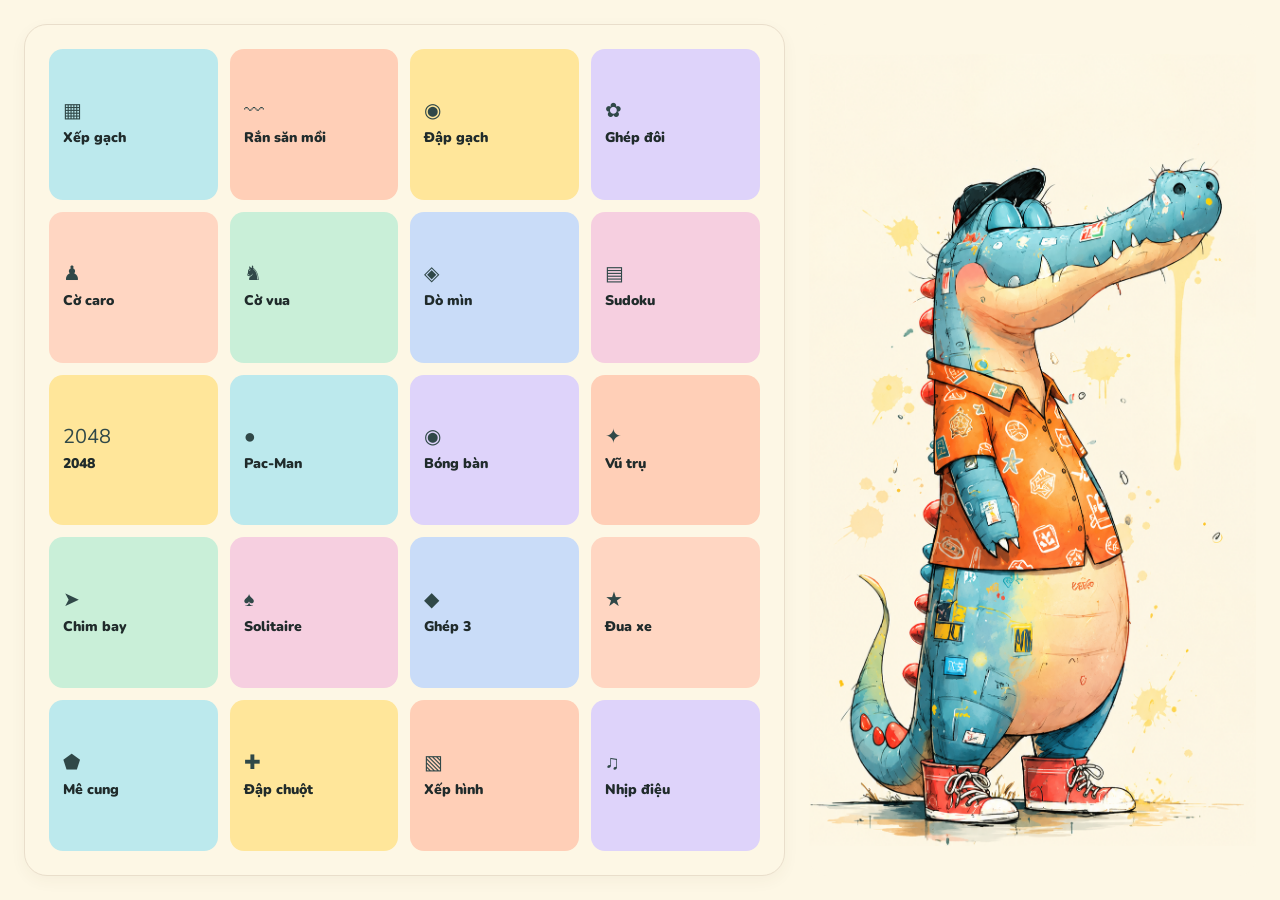
<file: index.html>
<!doctype html>
<html lang="vi">
<head>
  <meta charset="utf-8"><meta name="viewport" content="width=device-width,initial-scale=1">
  <meta name="theme-color" content="#fdf7e5"><title>Góc Game</title>
  <link rel="icon" type="image/svg+xml" href="favicon.svg">
  <link rel="stylesheet" href="style.css">
</head>
<body class="home-page">
  <main>
    <section class="home-layout">
      <div class="game-library">
        <div class="game-grid">
          <a class="game-card card-cyan active" href="game.html"><span class="card-icon">▦</span><strong>Xếp gạch</strong></a>
          <div class="game-card card-orange"><span class="card-icon">〰</span><strong>Rắn săn mồi</strong></div>
          <div class="game-card card-yellow"><span class="card-icon">◉</span><strong>Đập gạch</strong></div>
          <div class="game-card card-lilac"><span class="card-icon">✿</span><strong>Ghép đôi</strong></div>
          <div class="game-card card-peach"><span class="card-icon">♟</span><strong>Cờ caro</strong></div>
          <div class="game-card card-mint"><span class="card-icon">♞</span><strong>Cờ vua</strong></div>
          <div class="game-card card-blue"><span class="card-icon">◈</span><strong>Dò mìn</strong></div>
          <div class="game-card card-pink"><span class="card-icon">▤</span><strong>Sudoku</strong></div>
          <div class="game-card card-yellow"><span class="card-icon">2048</span><strong>2048</strong></div>
          <div class="game-card card-cyan"><span class="card-icon">●</span><strong>Pac-Man</strong></div>
          <div class="game-card card-lilac"><span class="card-icon">◉</span><strong>Bóng bàn</strong></div>
          <div class="game-card card-orange"><span class="card-icon">✦</span><strong>Vũ trụ</strong></div>
          <div class="game-card card-mint"><span class="card-icon">➤</span><strong>Chim bay</strong></div>
          <div class="game-card card-pink"><span class="card-icon">♠</span><strong>Solitaire</strong></div>
          <div class="game-card card-blue"><span class="card-icon">◆</span><strong>Ghép 3</strong></div>
          <div class="game-card card-peach"><span class="card-icon">★</span><strong>Đua xe</strong></div>
          <div class="game-card card-cyan"><span class="card-icon">⬟</span><strong>Mê cung</strong></div>
          <div class="game-card card-yellow"><span class="card-icon">✚</span><strong>Đập chuột</strong></div>
          <div class="game-card card-orange"><span class="card-icon">▧</span><strong>Xếp hình</strong></div>
          <div class="game-card card-lilac"><span class="card-icon">♫</span><strong>Nhịp điệu</strong></div>
        </div>
      </div>
      <aside class="mascot-panel"><img src="1.png" alt="Bạn cá sấu hoạt hình mặc áo cam"></aside>
    </section>
  </main>
</body></html>
</file>
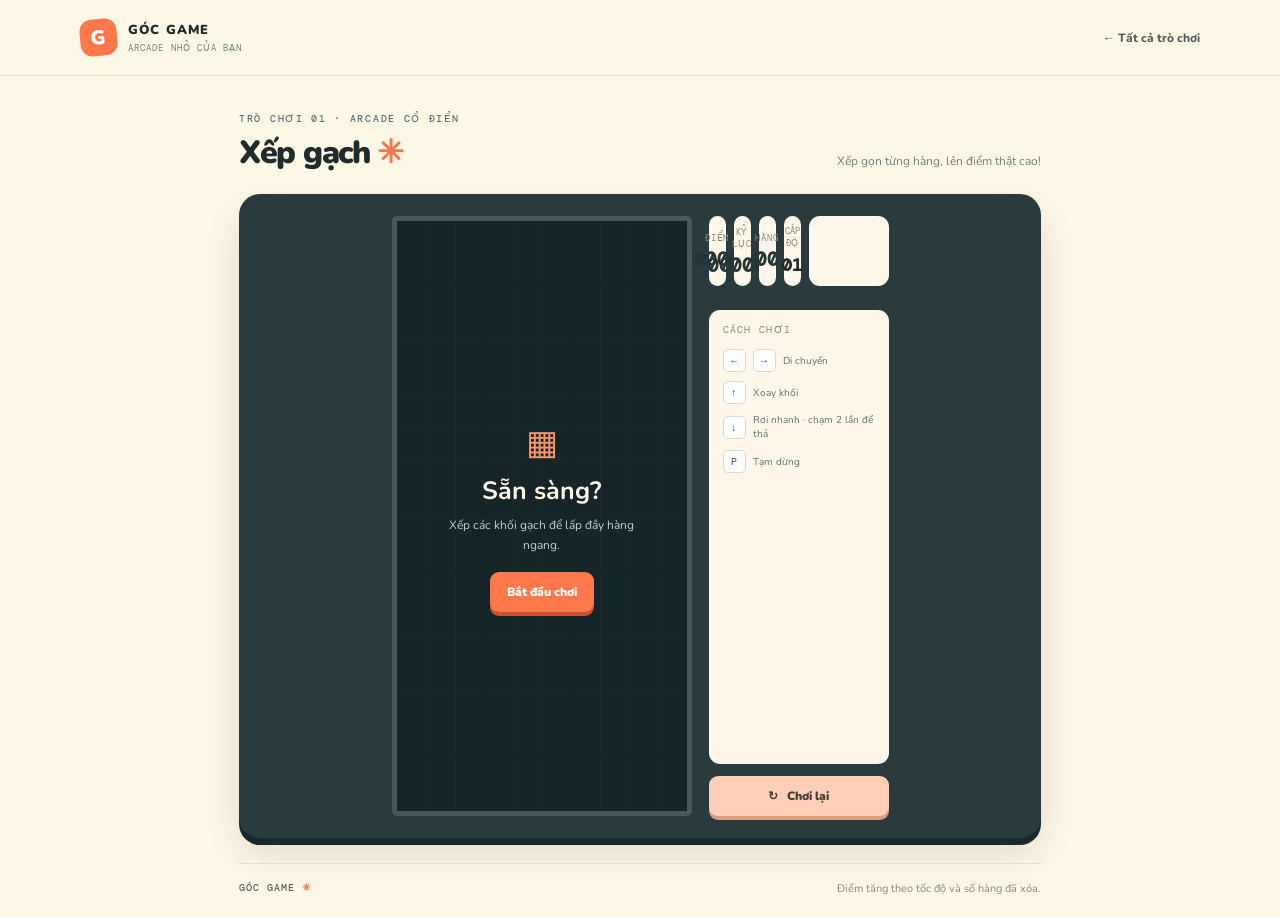
<file: game.html>
<!doctype html><html lang="vi"><head><meta charset="utf-8"><meta name="viewport" content="width=device-width,initial-scale=1,viewport-fit=cover"><meta name="theme-color" content="#fdf7e5"><title>Xếp gạch — Góc Game</title><link rel="icon" type="image/svg+xml" href="favicon.svg"><link rel="stylesheet" href="style.css"><link rel="stylesheet" href="game.css"></head><body class="game-page-body">
<header class="topbar"><a class="brand" href="index.html"><span class="brand-mark">G</span><span>GÓC GAME<small>ARCADE NHỎ CỦA BẠN</small></span></a><a class="back-link" href="index.html">← Tất cả trò chơi</a></header>
<main class="game-page"><div class="game-title"><div><p class="eyebrow">TRÒ CHƠI 01 · ARCADE CỔ ĐIỂN</p><h1>Xếp gạch <span>✳</span></h1></div><span class="game-tip">Xếp gọn từng hàng, lên điểm thật cao!</span></div>
<section class="cabinet">
<div class="board-wrap"><canvas id="board" width="300" height="600" aria-label="Bàn chơi xếp gạch"></canvas><div class="overlay" id="overlay"><div class="overlay-box"><span class="overlay-icon">▦</span><h2 id="overlay-title">Sẵn sàng?</h2><p id="overlay-text">Xếp các khối gạch để lấp đầy hàng ngang.</p><button id="start">Bắt đầu chơi</button></div></div></div>
<aside class="side right"><section class="game-stats"><div class="panel"><h2>ĐIỂM</h2><strong id="score">000000</strong></div><div class="panel"><h2>KỶ LỤC</h2><strong id="best">000000</strong></div><div class="panel lines-panel"><h2>HÀNG</h2><strong id="lines">00</strong></div><div class="panel level-panel"><span>CẤP ĐỘ</span><b id="level">01</b></div><div class="panel next-panel"><canvas id="next" width="120" height="120" aria-label="Khối kế tiếp"></canvas></div></section><div class="vertical-controls"><button data-action="rotate" aria-label="Lên / xoay khối">↑</button><button data-action="down" aria-label="Rơi nhanh, chạm hai lần để thả">↓</button></div><div class="panel controls"><h2>CÁCH CHƠI</h2><div><kbd>←</kbd><kbd>→</kbd><span>Di chuyển</span></div><div><kbd>↑</kbd><span>Xoay khối</span></div><div><kbd>↓</kbd><span>Rơi nhanh · chạm 2 lần để thả</span></div><div><kbd>P</kbd><span>Tạm dừng</span></div></div><button class="restart" id="restart">↻ &nbsp; Chơi lại</button></aside></section>
<section class="mobile-controls">
  <div class="utility-controls"><button data-action="restart" class="mobile-restart">Chơi lại</button><button data-action="pause" id="mobile-pause">Tạm dừng</button></div>
  <div class="dpad" aria-label="Điều khiển sang trái và phải"><button data-action="left" aria-label="Sang trái">←</button><button data-action="right" aria-label="Sang phải">→</button></div>
</section>
<footer><span>GÓC GAME <b>✳</b></span><span>Điểm tăng theo tốc độ và số hàng đã xóa.</span></footer></main><script src="game.js"></script></body></html>
</file>
<file: style.css>
@import url('https://fonts.googleapis.com/css2?family=DM+Mono:wght@400;500&family=Nunito:wght@400;600;700;800;900;1000&display=swap');
:root{--ink:#202b2b;--muted:#697474;--paper:#fdf7e5;--orange:#ff7549;--cyan:#bdebf0}*{box-sizing:border-box}body{margin:0;background:var(--paper);color:var(--ink);font-family:Nunito,'Trebuchet MS',sans-serif}.topbar{height:76px;display:flex;align-items:center;justify-content:space-between;padding:0 max(calc((100vw - 1120px)/2),28px);border-bottom:1px solid #ebdfcc}.brand{display:flex;align-items:center;gap:11px;color:var(--ink);text-decoration:none;font-weight:1000;letter-spacing:.09em;font-size:13px}.brand-mark{display:grid;place-items:center;width:37px;height:37px;background:#ff784c;border-radius:12px;color:white;font-weight:1000;font-size:20px;transform:rotate(-5deg)}.brand small{display:block;font:9px 'DM Mono',monospace;letter-spacing:.12em;color:#78817c;margin-top:3px}.top-note{font-size:13px;color:#78817c}.top-note i{display:inline-block;width:8px;height:8px;background:#61b989;border-radius:50%;margin-right:7px}main{max-width:1120px;margin:auto;padding:28px 24px 0}.hero{height:408px;border-radius:24px;background:#bce9ed;position:relative;overflow:hidden;padding:42px 54px;display:flex}.hero:after{content:'';position:absolute;inset:0;background-image:radial-gradient(#fff8ed 1px,transparent 1px);background-size:20px 20px;opacity:.3;pointer-events:none}.hero-copy{width:53%;position:relative;z-index:2}.eyebrow{font:500 10px 'DM Mono',monospace;letter-spacing:.17em;color:#587476;margin:0 0 16px}.eyebrow span{color:#ff7549;font-size:16px;margin-right:4px}.hero h1{font-size:62px;line-height:.98;letter-spacing:-.055em;margin:0;font-weight:1000}.hero h1 em{font-style:normal;color:#f36f48}.intro{font-size:14px;line-height:1.7;color:#506568;max-width:395px;margin:16px 0 20px}.play-button{display:inline-flex;align-items:center;gap:37px;padding:13px 18px;background:#202e2e;border-radius:11px;color:white;text-decoration:none;font-weight:900;font-size:14px;box-shadow:0 5px 0 #172323;transition:.15s}.play-button:hover{transform:translateY(-2px);box-shadow:0 7px 0 #172323}.play-button span{font-size:18px;color:#ffa27d}.hero-meta{display:flex;gap:19px;margin-top:18px;font-size:11px;color:#536c6c}.hero-art{position:absolute;inset:0 0 0 48%;overflow:hidden}.hero-art img{position:absolute;height:395px;right:18px;bottom:-18px;z-index:1;filter:drop-shadow(6px 9px 0 #7aaeb044)}.sunburst{position:absolute;right:110px;top:16px;width:285px;height:285px;border-radius:50%;background:#ffe48f;opacity:.8}.art-label{position:absolute;right:23px;top:42px;z-index:2;font:10px/1.5 'DM Mono',monospace;letter-spacing:.11em;color:#4c7778;transform:rotate(8deg)}.hero-sticker{position:absolute;right:26px;bottom:25px;z-index:3;background:#ff784c;color:#fff;border:2px solid white;border-radius:50%;width:76px;height:76px;display:grid;place-content:center;text-align:center;font:900 15px/1.05 Nunito;transform:rotate(11deg);box-shadow:0 3px 0 #d75b37}.hero-sticker span{position:absolute;right:6px;top:7px;color:#ffe58c}.games-section{padding:46px 0 40px}.section-heading{display:flex;align-items:end;justify-content:space-between;margin-bottom:18px}.section-heading .eyebrow{margin-bottom:6px;color:#92918a}.section-heading h2{font-size:25px;letter-spacing:-.03em;margin:0;font-weight:1000}.section-heading h2 span{color:#f4774c}.game-count{font:10px 'DM Mono',monospace;color:#85867f;padding-bottom:4px}.game-grid{display:grid;grid-template-columns:repeat(4,1fr);gap:14px}.game-card{height:142px;border-radius:17px;padding:16px 18px;position:relative;overflow:hidden;text-decoration:none;color:var(--ink);display:flex;flex-direction:column;transition:transform .16s,box-shadow .16s}.game-card.active:hover{transform:translateY(-4px);box-shadow:0 8px 0 #29363622}.card-cyan{background:#bce9ed}.card-orange{background:#ffcfb7}.card-yellow{background:#ffe69a}.card-lilac{background:#ded3fa}.card-icon{font-size:24px;line-height:1;margin-bottom:9px;color:#304848}.card-number{position:absolute;top:18px;right:17px;font:10px 'DM Mono',monospace;color:#46585a88}.game-card strong{font-size:15px;font-weight:1000}.game-card small{font-size:11px;color:#536366;margin-top:2px}.card-arrow{position:absolute;right:17px;bottom:15px;font-size:17px;color:#384c4d}.coming{position:absolute;right:12px;bottom:12px;border:1px solid #59615d55;border-radius:20px;padding:4px 7px;font:8px 'DM Mono',monospace;letter-spacing:.06em;color:#60655e}footer{border-top:1px solid #ebdfcc;display:flex;justify-content:space-between;padding:17px 0 21px;color:#8b8980;font:10px 'DM Mono',monospace}footer span:first-child{color:#58605b;font-weight:500;letter-spacing:.1em}footer b{color:#f4774c}@media(max-width:760px){.topbar{padding:0 20px;height:66px}.top-note{font-size:11px}main{padding:20px 15px 0}.hero{height:600px;padding:30px 26px;display:block}.hero-copy{width:100%}.hero h1{font-size:54px}.intro{max-width:340px}.hero-art{inset:270px 0 0 0}.hero-art img{height:300px;right:calc(50% - 115px);bottom:-19px}.sunburst{width:210px;height:210px;right:calc(50% - 135px);top:5px}.art-label{right:13%;top:15px}.hero-sticker{right:18px;bottom:13px;width:65px;height:65px;font-size:13px}.games-section{padding-top:35px}.game-grid{grid-template-columns:repeat(2,1fr);gap:10px}.game-card{height:132px;padding:14px}.section-heading h2{font-size:21px}.game-count{font-size:9px}footer{font-size:9px}}

/* Trang chọn trò chơi: danh sách bên trái, linh vật bên phải */
.home-layout{display:grid;grid-template-columns:minmax(0,1fr) 310px;gap:22px;align-items:stretch;margin-top:26px;min-height:620px}
.game-library{border:1px solid #e9decb;border-radius:23px;padding:34px 32px;background:#fffaf2;box-shadow:0 5px 16px #52452a0c}
.game-library .section-heading{margin-bottom:25px}.game-library .section-heading h1{font-size:32px;letter-spacing:-.04em;margin:0;font-weight:1000}.game-library .section-heading h1 span{color:#f4774c}.library-intro{color:#78817c;font-size:13px;margin:8px 0 0}.game-grid{grid-template-columns:repeat(2,minmax(0,1fr));gap:16px}.game-card{height:168px;border-radius:17px;padding:19px 20px}.game-card strong{font-size:17px}.game-card small{font-size:12px}.card-icon{font-size:26px;margin-bottom:17px}.card-number{top:20px;right:20px}.coming{right:16px;bottom:15px}.card-arrow{right:19px;bottom:16px}
.mascot-panel{position:relative;min-height:620px;border-radius:23px;overflow:hidden;background:var(--paper);display:flex;align-items:flex-end;justify-content:center}.mascot-panel:before{display:none}.mascot-panel img{position:relative;z-index:1;display:block;height:100%;max-height:620px;width:100%;object-fit:contain;object-position:center bottom}.mascot-caption{position:absolute;top:28px;right:19px;z-index:2;font:10px/1.55 'DM Mono',monospace;letter-spacing:.11em;color:#4c7778;text-align:right;transform:rotate(5deg)}
@media(max-width:760px){main{padding:16px 15px 24px}.home-layout{grid-template-columns:1fr;gap:13px;margin-top:8px;min-height:0}.game-library{padding:25px 20px}.game-library .section-heading{margin-bottom:18px}.game-library .section-heading h1{font-size:25px}.game-grid{gap:10px}.game-card{height:142px;padding:14px}.card-icon{margin-bottom:11px}.mascot-panel{min-height:340px;height:340px}.mascot-panel:before{width:205px;height:205px;top:35px}.mascot-panel img{max-height:340px}.mascot-caption{top:17px;right:15px}}
.card-peach{background:#ffd6c2}.card-mint{background:#c9efd8}.card-blue{background:#c9dcf8}.card-pink{background:#f6cfe0}
.game-library .section-heading{margin-bottom:20px}.game-library .section-heading h1{font-size:29px}.game-grid{grid-template-columns:repeat(4,minmax(0,1fr));gap:12px}.game-card{height:95px;padding:13px 14px;justify-content:center;gap:7px}.card-icon{font-size:20px;line-height:1;margin:0}.game-card strong{font-size:14px}.card-icon:first-letter{line-height:1}
@media(max-width:760px){.game-grid{grid-template-columns:repeat(2,minmax(0,1fr));gap:9px}.game-card{height:86px;padding:11px}.game-library .section-heading h1{font-size:25px}}
/* Căn khung cá sấu và lưới game bằng nhau */
.home-layout{grid-template-columns:minmax(0,1fr) 390px;min-height:620px;align-items:stretch}
.game-library{display:flex;flex-direction:column;justify-content:center;padding:32px;min-height:620px}
.game-grid{width:100%;align-content:center;grid-template-columns:repeat(4,minmax(0,1fr));column-gap:12px;row-gap:12px}
.game-card{width:100%;height:95px;min-width:0}
.mascot-panel{height:100%;min-height:620px;align-self:stretch}
.mascot-panel img{width:100%;height:100%;max-height:none;object-fit:cover;object-position:center}
@media(max-width:1000px) and (min-width:761px){.home-layout{grid-template-columns:minmax(0,1fr) 320px}.game-library{padding:26px 20px}.game-grid{gap:9px}.game-card{padding:10px}.game-card strong{font-size:12px}}
@media(max-width:760px){.home-layout{grid-template-columns:1fr;min-height:0}.game-library{min-height:0;padding:25px 20px}.game-grid{grid-template-columns:repeat(2,minmax(0,1fr));align-content:initial;gap:9px}.game-card{height:86px;padding:11px}.mascot-panel{height:480px;min-height:480px}.mascot-panel img{height:100%;width:auto;max-width:100%;max-height:none;object-fit:contain;object-position:center bottom}}
/* Khung trang vừa viewport, với khoảng đệm bằng nhau bốn phía */
html{height:100%}body.home-page{height:100%;height:100dvh;overflow:hidden}
body.home-page main{width:100%;max-width:none;height:100%;padding:24px;margin:0 auto}
body.home-page .home-layout{height:100%;min-height:0;margin:0;gap:24px;grid-template-columns:minmax(0,1.7fr) minmax(0,1fr);align-items:stretch}
body.home-page .game-library{height:100%;min-height:0;padding:24px;display:flex;flex-direction:column;justify-content:stretch}
body.home-page .game-grid{flex:1;min-height:0;width:100%;grid-template-columns:repeat(4,minmax(0,1fr));grid-template-rows:repeat(5,minmax(0,1fr));align-content:stretch;gap:12px}
body.home-page .game-card{height:auto;min-height:0;width:100%;padding:12px 14px;justify-content:center;gap:7px;border-radius:14px}
body.home-page .mascot-panel{height:100%;min-height:0;border-radius:18px}
body.home-page .mascot-panel img{height:100%;width:100%;max-height:none;object-fit:cover;object-position:center}
@media(max-width:760px){body.home-page{height:100%;height:100dvh}body.home-page main{padding:12px}body.home-page .home-layout{grid-template-columns:1fr;grid-template-rows:minmax(120px,22dvh) minmax(0,1fr);gap:10px}body.home-page .mascot-panel{grid-row:1;min-height:0;border-radius:14px}body.home-page .mascot-panel img{height:100%;width:100%;object-fit:contain;object-position:center}body.home-page .game-library{grid-row:2;min-height:0;padding:12px;border-radius:14px}body.home-page .game-grid{grid-template-columns:repeat(4,minmax(0,1fr));grid-template-rows:repeat(5,minmax(0,1fr));gap:7px}body.home-page .game-card{padding:6px 3px;gap:4px;border-radius:10px}body.home-page .card-icon{font-size:16px}body.home-page .game-card strong{font-size:clamp(9px,2.7vw,12px);line-height:1.1;text-align:center}}
/* Hiển thị trọn hình cá sấu */
body.home-page .mascot-panel img{object-fit:contain;object-position:center}





body.home-page .game-library{background:var(--paper)}
</file>
<file: game.css>
.back-link{color:#53605c;text-decoration:none;font-size:12px;font-weight:800}.game-page{max-width:850px;padding-top:36px}.game-title{display:flex;align-items:end;justify-content:space-between;margin:0 0 20px}.game-title .eyebrow{margin-bottom:6px}.game-title h1{font-size:32px;letter-spacing:-.04em;margin:0;font-weight:1000}.game-title h1 span{color:#f4774c}.game-tip{font-size:12px;color:#777e76;padding-bottom:5px}.cabinet{display:grid;grid-template-columns:150px 300px 180px;justify-content:center;gap:17px;padding:22px;border-radius:21px;background:#293b3d;box-shadow:0 7px 0 #1b292a,0 16px 36px #26383822}.side{display:flex;flex-direction:column;gap:12px}.panel{background:#fff7e9;border-radius:11px;padding:13px 14px}.panel h2{margin:0 0 8px;color:#8c8b7d;font:10px 'DM Mono',monospace;letter-spacing:.13em}.panel strong{font:700 23px 'DM Mono',monospace;letter-spacing:.03em;color:#263638}.next-panel{flex:1;min-height:155px}.next-panel canvas{display:block;width:112px;height:112px;margin:auto}.level-panel{display:flex;align-items:center;justify-content:space-between}.level-panel span{font:10px 'DM Mono',monospace;color:#8c8b7d}.level-panel b{font:700 20px 'DM Mono',monospace}.board-wrap{position:relative;width:300px;height:600px;background:#172628;border:5px solid #48595a;border-radius:5px;overflow:hidden}.board-wrap canvas{display:block;width:100%;height:100%;image-rendering:pixelated}.overlay{position:absolute;inset:0;background:#172628d9;display:grid;place-items:center;text-align:center;padding:20px}.overlay.hidden{display:none}.overlay-box{color:#fff7e9}.overlay-icon{font-size:34px;color:#ff956c}.overlay h2{font-size:25px;margin:8px 0}.overlay p{font-size:12px;line-height:1.6;color:#c0d0ca;max-width:195px;margin:0 auto 17px}.overlay button,.restart{border:0;background:#ff784c;color:#fff;border-radius:9px;padding:12px 17px;font:900 12px Nunito;cursor:pointer;box-shadow:0 4px 0 #c65434}.controls{flex:1}.controls h2{margin-bottom:13px}.controls div{display:flex;align-items:center;gap:7px;margin:9px 0;font-size:10px;color:#64706d}.controls kbd{min-width:23px;text-align:center;padding:4px 5px;border:1px solid #ded8c9;border-radius:5px;background:white;color:#354445;font:10px 'DM Mono',monospace}.restart{background:#ffcfb7;color:#453e37;box-shadow:0 4px 0 #db9d7e}.mobile-controls{display:none}.game-page footer{margin-top:25px}.game-page footer span:last-child{font-family:Nunito;font-size:11px}@media(max-width:700px){.game-page{padding:25px 12px 0}.game-title{display:block}.game-title h1{font-size:28px}.game-tip{display:block;margin-top:6px}.cabinet{grid-template-columns:1fr 1fr;grid-template-areas:'board board' 'left right';gap:10px;padding:12px}.board-wrap{grid-area:board;margin:auto;width:min(78vw,300px);height:auto;aspect-ratio:1/2}.side.left{grid-area:left}.side.right{grid-area:right}.panel{padding:10px}.panel strong{font-size:18px}.next-panel{min-height:125px}.next-panel canvas{width:86px;height:86px}.controls{display:none}.restart{margin-top:auto;min-height:42px}.mobile-controls{display:grid;grid-template-columns:repeat(4,1fr);gap:8px;margin:17px 2px 0}.mobile-controls button{border:0;border-radius:10px;background:#bce9ed;color:#273b3c;height:47px;font:900 20px Nunito;box-shadow:0 3px 0 #8dbcc0;touch-action:manipulation}.mobile-controls .drop{grid-column:1/-1;background:#ff784c;color:white;font-size:12px;height:42px;box-shadow:0 3px 0 #c65434}.game-page footer{margin-top:20px}.game-page footer span:last-child{max-width:165px;text-align:right}}

/* Bố cục cảm ứng gọn cho màn hình điện thoại, gồm iPhone 12 mini */
@media(max-width:700px){
  html,body.game-page-body{height:100%;height:100dvh;overflow:hidden;overscroll-behavior:none}
  body.game-page-body{display:flex;flex-direction:column;padding-top:0;background:#fff8ed}
  body.game-page-body .topbar{flex:0 0 48px;height:48px;min-height:48px;padding:0 12px;gap:8px}
  body.game-page-body .brand{font-size:10px;gap:7px}.game-page-body .brand-mark{width:30px;height:30px;font-size:17px}.game-page-body .brand small{display:none}
  body.game-page-body .back-link{font-size:10px}
  body.game-page-body .game-page{width:100%;max-width:none;height:calc(100dvh - 48px - env(safe-area-inset-top));min-height:0;margin:0;padding:6px 9px calc(8px + env(safe-area-inset-bottom));display:grid;grid-template-rows:34px minmax(0,1fr) 84px;gap:7px;overflow:hidden}
  body.game-page-body .game-title{height:34px;min-height:34px;margin:0;align-items:center}.game-page-body .game-title .eyebrow,.game-page-body .game-tip{display:none}.game-page-body .game-title h1{font-size:22px;line-height:1}
  body.game-page-body .cabinet{height:100%;min-height:0;width:100%;grid-template-columns:minmax(0,1fr) 76px;grid-template-rows:minmax(0,1fr);grid-template-areas:'board info';justify-content:stretch;align-items:center;gap:8px;padding:8px;border-radius:15px;box-shadow:0 4px 0 #1b292a}
  body.game-page-body .board-wrap{grid-area:board;width:100%;height:auto;max-height:100%;aspect-ratio:1/2;justify-self:center;align-self:center;border-width:4px;border-radius:4px}
  body.game-page-body .board-wrap canvas{width:100%;height:100%}
  body.game-page-body .side.left{grid-area:info;min-width:0;gap:6px;justify-content:center}
  body.game-page-body .side.right{display:none}
  body.game-page-body .panel{padding:7px 4px;border-radius:8px;text-align:center}
  body.game-page-body .panel h2{font-size:7px;letter-spacing:.07em;margin:0 0 4px}
  body.game-page-body .panel strong{font-size:14px;letter-spacing:0}
  body.game-page-body .next-panel{flex:none;min-height:0}
  body.game-page-body .next-panel canvas{width:58px;height:58px}
  body.game-page-body .level-panel{justify-content:center;gap:5px}.game-page-body .level-panel span{font-size:7px}.game-page-body .level-panel b{font-size:14px}
  body.game-page-body .mobile-controls{height:84px;min-height:84px;margin:0;display:grid;grid-template-columns:repeat(6,minmax(0,1fr));grid-template-rows:42px 35px;gap:7px 6px}
  body.game-page-body .mobile-controls button{height:100%;min-width:0;padding:0;border-radius:9px;font-size:20px;box-shadow:0 3px 0 #8dbcc0;touch-action:none;-webkit-tap-highlight-color:transparent}
  body.game-page-body .mobile-controls .drop{grid-column:1/-1;height:100%;font-size:12px;box-shadow:0 3px 0 #c65434}
  body.game-page-body .game-page footer{display:none}
}

/* Điều khiển cảm ứng: tiện ích trái, thả khối giữa, D-pad tròn bên phải */
@media(max-width:700px){
  body.game-page-body .topbar{display:none}
  body.game-page-body .game-page{height:100dvh;padding:8px 8px calc(8px + env(safe-area-inset-bottom));grid-template-rows:minmax(0,1fr) 140px;gap:8px}
  body.game-page-body .game-title{display:none}
  body.game-page-body .cabinet{min-height:0}
  body.game-page-body .mobile-controls{height:140px;min-height:140px;margin:0;padding:3px 2px;display:grid;grid-template-columns:50px minmax(0,1fr) 132px;grid-template-rows:1fr;grid-template-areas:'utility drop pad';gap:8px;align-items:center}
  body.game-page-body .utility-controls{grid-area:utility;display:flex;flex-direction:column;align-items:center;justify-content:center;gap:10px}
  body.game-page-body .utility-controls button{width:44px;height:44px;border:0;border-radius:14px;background:#56cbd5;color:#143b40;font:900 20px Nunito;box-shadow:0 4px 0 #3199a2;touch-action:none;-webkit-tap-highlight-color:transparent}
  body.game-page-body .utility-controls .mobile-restart{background:#ff7049;color:white;box-shadow:0 4px 0 #c74d2e}
  body.game-page-body .mobile-controls .drop{grid-area:drop;width:100%;height:72px;border:0;border-radius:18px;background:#ff6840;color:white;font:1000 14px Nunito;letter-spacing:.04em;box-shadow:0 5px 0 #c54d2c, inset 0 2px 0 #ffb08c;touch-action:none}
  body.game-page-body .mobile-controls .drop span{font-size:20px;margin-left:5px}
  body.game-page-body .dpad{grid-area:pad;width:132px;height:132px;display:grid;grid-template-columns:repeat(3,40px);grid-template-rows:repeat(3,40px);gap:4px;place-content:center;border-radius:50%;background:#bce9ed;box-shadow:inset 0 0 0 2px #91cbd0}
  body.game-page-body .dpad button{width:40px;height:40px;padding:0;border:0;border-radius:50%;background:#294446;color:#fff8ed;font:900 19px Nunito;box-shadow:0 3px 0 #182e30;touch-action:none;-webkit-tap-highlight-color:transparent}
  body.game-page-body .dpad i{width:30px;height:30px;justify-self:center;align-self:center;display:grid;place-items:center;border-radius:50%;background:#ffcf61;color:#714923;font-size:13px;font-style:normal}
  body.game-page-body .mobile-controls>*{margin:0}
}

/* Điểm số được gom thành hàng trên đầu bàn chơi */
.game-stats{display:grid;grid-template-columns:repeat(4,minmax(0,1fr)) minmax(120px,1.15fr);gap:8px;margin:0 0 16px}
.game-stats>.panel{min-height:76px;display:flex;flex-direction:column;align-items:center;justify-content:center;padding:9px 8px;text-align:center}
.game-stats>.panel h2{margin:0 0 6px;font-size:9px;letter-spacing:.1em}
.game-stats>.panel strong{font:800 19px/1.1 'DM Mono',monospace;color:#263638}
.game-stats>.level-panel{display:flex;flex-direction:column;align-items:center;justify-content:center;gap:4px}
.game-stats>.level-panel span{font:9px 'DM Mono',monospace;color:#8c8b7d}
.game-stats>.level-panel b{font:800 18px 'DM Mono',monospace}
.game-stats>.next-panel{flex:none;min-height:76px;display:flex;flex-direction:row;align-items:center;justify-content:space-around;gap:5px}
.game-stats>.next-panel h2{margin:0}.game-stats>.next-panel canvas{width:58px;height:58px;margin:0}
.cabinet{grid-template-columns:300px 180px}
@media(max-width:700px){
  body.game-page-body .game-page{grid-template-rows:52px minmax(0,1fr) 116px;gap:6px}
  body.game-page-body .game-stats{height:52px;min-height:52px;grid-template-columns:repeat(4,minmax(0,1fr)) minmax(58px,1.2fr);gap:4px;margin:0}
  body.game-page-body .game-stats>.panel{min-width:0;min-height:0;height:52px;padding:4px 2px;border-radius:9px}
  body.game-page-body .game-stats>.panel h2{font-size:6px;letter-spacing:.04em;margin:0 0 3px;white-space:nowrap}
  body.game-page-body .game-stats>.panel strong{font-size:12px;letter-spacing:-.04em}
  body.game-page-body .game-stats>.level-panel{gap:2px}
  body.game-page-body .game-stats>.level-panel span{font-size:6px}
  body.game-page-body .game-stats>.level-panel b{font-size:12px}
  body.game-page-body .game-stats>.next-panel{gap:1px;padding:2px}
  body.game-page-body .game-stats>.next-panel h2{font-size:6px}
  body.game-page-body .game-stats>.next-panel canvas{width:34px;height:34px}
  body.game-page-body .cabinet{grid-template-columns:minmax(0,1fr);grid-template-rows:minmax(0,1fr);grid-template-areas:'board';padding:6px}
  body.game-page-body .board-wrap{width:auto;height:100%;max-height:100%;max-width:100%;aspect-ratio:1/2;justify-self:center;align-self:center;border-width:4px}
  body.game-page-body .mobile-controls{height:116px;min-height:116px;padding:0;grid-template-columns:82px minmax(0,1fr) 120px;grid-template-areas:'utility hint pad';gap:6px;align-items:center}
  body.game-page-body .utility-controls{grid-area:utility;display:flex;flex-direction:row;justify-content:flex-start;gap:6px}
  body.game-page-body .utility-controls button{width:38px;height:42px;border-radius:9px;background:#55cbd4;color:#173c40;font:900 18px Nunito;box-shadow:0 3px 0 #3199a2}
  body.game-page-body .utility-controls .mobile-restart{background:#ff7049;color:#fff;box-shadow:0 3px 0 #c74d2e}
  body.game-page-body .drop-hint{grid-area:hint;display:flex;flex-direction:column;align-items:center;justify-content:center;gap:3px;color:#627675;font:700 9px 'DM Mono',monospace;letter-spacing:.08em;text-align:center}
  body.game-page-body .drop-hint b{color:#f4774c;font:900 18px Nunito;letter-spacing:0}
  body.game-page-body .dpad{grid-area:pad;width:120px;height:116px;display:grid;grid-template-columns:repeat(3,36px);grid-template-rows:repeat(3,36px);gap:4px;place-content:center;border-radius:0;background:transparent;box-shadow:none}
  body.game-page-body .dpad button{width:36px;height:36px;border:1px solid #a9d9dc;border-radius:10px;background:#d9f0ef;color:#234749;font:900 18px Nunito;box-shadow:0 2px 0 #a9cfd0;touch-action:none;-webkit-tap-highlight-color:transparent}
  body.game-page-body .dpad button:active{background:#87d7d8;transform:translateY(1px)}
  body.game-page-body .dpad i{width:12px;height:12px;border-radius:4px;background:#ffcf61;transform:rotate(45deg);box-shadow:none}
}

/* Bảng điểm nằm trên đầu cột bên phải; vùng chơi ưu tiên chiều cao. */
.cabinet{grid-template-columns:minmax(0,300px) 180px;align-items:stretch}
.side.right{min-width:0;align-self:stretch}
.game-stats{display:flex;flex-direction:column;gap:8px;margin:0;align-items:stretch}
.game-stats>.panel{min-height:54px;padding:8px;text-align:center}
.game-stats>.next-panel{min-height:120px;flex-direction:column;justify-content:center}
.game-stats>.next-panel canvas{width:78px;height:78px;margin:auto}
.desktop-actions{display:flex;flex:1;flex-direction:column;gap:10px}
.desktop-actions .controls{flex:1}
.mobile-controls{display:none}
.dpad-center{display:block}
@media(max-width:700px){
  body.game-page-body .game-page{height:100dvh;padding:8px 7px calc(7px + env(safe-area-inset-bottom));grid-template-rows:minmax(0,1fr) 108px;gap:6px}
  body.game-page-body .cabinet{grid-template-columns:minmax(0,1fr) 82px;grid-template-rows:minmax(0,1fr);grid-template-areas:'board info';gap:6px;padding:6px;align-items:stretch}
  body.game-page-body .board-wrap{width:auto;height:100%;max-height:100%;max-width:100%;aspect-ratio:1/2;justify-self:center;align-self:center;border-width:4px}
  body.game-page-body .side.right{grid-area:info;display:flex;min-width:0;align-self:start;gap:6px}
  body.game-page-body .game-stats{width:100%;display:flex;flex-direction:column;gap:5px;margin:0}
  body.game-page-body .game-stats>.panel{width:100%;height:47px;min-height:0;padding:5px 2px;border-radius:9px}
  body.game-page-body .game-stats>.panel h2{font-size:6px;letter-spacing:.03em;margin:0 0 3px}
  body.game-page-body .game-stats>.panel strong{font-size:12px;letter-spacing:-.05em}
  body.game-page-body .game-stats>.level-panel{gap:1px}
  body.game-page-body .game-stats>.level-panel span{font-size:6px}
  body.game-page-body .game-stats>.level-panel b{font-size:12px}
  body.game-page-body .game-stats>.next-panel{height:88px;min-height:0;gap:0;padding:3px}
  body.game-page-body .game-stats>.next-panel h2{font-size:6px}
  body.game-page-body .game-stats>.next-panel canvas{width:52px;height:52px}
  body.game-page-body .desktop-actions{display:none}
  body.game-page-body .mobile-controls{height:108px;min-height:108px;margin:0;padding:3px 5px;display:grid;grid-template-columns:minmax(115px,1fr) 138px;grid-template-rows:1fr;grid-template-areas:'utility pad';gap:8px;align-items:center}
  body.game-page-body .utility-controls{grid-area:utility;display:flex;flex-direction:row;justify-content:center;gap:8px}
  body.game-page-body .utility-controls button{width:auto;flex:1;max-width:104px;height:48px;padding:0 5px;border:0;border-radius:11px;background:#55cbd4;color:#173c40;font:900 12px Nunito;white-space:nowrap;box-shadow:0 3px 0 #3199a2;touch-action:none;-webkit-tap-highlight-color:transparent}
  body.game-page-body .utility-controls .mobile-restart{background:#ff7049;color:#fff;box-shadow:0 3px 0 #c74d2e}
  body.game-page-body .dpad{grid-area:pad;width:138px;height:102px;display:grid;grid-template-columns:repeat(3,40px);grid-template-rows:repeat(3,30px);gap:3px;place-content:center;border-radius:0;background:transparent;box-shadow:none}
  body.game-page-body .dpad button{width:40px;height:30px;padding:0;border:1px solid #a9d9dc;border-radius:8px;background:#d9f0ef;color:#234749;font:900 16px Nunito;box-shadow:0 2px 0 #a9cfd0;touch-action:none;-webkit-tap-highlight-color:transparent}
  body.game-page-body .dpad button:active{background:#87d7d8;transform:translateY(1px)}
  body.game-page-body .dpad-center{width:0;height:0}
}

/* Bố cục ưu tiên bàn chơi; thao tác chính nằm trong vùng ngón cái tay phải. */
.cabinet{grid-template-columns:minmax(0,300px) 180px;align-items:stretch}
.game-stats{display:grid;grid-template-columns:repeat(4,minmax(0,1fr)) minmax(80px,1.1fr);gap:8px;margin:0 0 12px;align-items:stretch}
.game-stats>.panel{min-height:64px;padding:8px;text-align:center}
.game-stats>.next-panel{min-height:64px;flex-direction:row;justify-content:space-around}
.game-stats>.next-panel canvas{width:54px;height:54px;margin:0}
.desktop-actions{display:none}
.dpad{display:none}
.mobile-controls{display:none}
@media(max-width:700px){
  body.game-page-body .game-page{height:100dvh;padding:7px 7px calc(7px + env(safe-area-inset-bottom));grid-template-rows:48px minmax(0,1fr) 106px;gap:6px}
  body.game-page-body .game-stats{height:48px;min-height:48px;grid-template-columns:repeat(4,minmax(0,1fr)) 48px;gap:4px;margin:0}
  body.game-page-body .game-stats>.panel{min-width:0;height:48px;min-height:0;padding:4px 2px;border-radius:9px}
  body.game-page-body .game-stats>.panel h2{font-size:6px;letter-spacing:.03em;margin:0 0 3px;white-space:nowrap}
  body.game-page-body .game-stats>.panel strong{font-size:12px;letter-spacing:-.05em}
  body.game-page-body .game-stats>.level-panel{gap:1px}
  body.game-page-body .game-stats>.level-panel span{font-size:6px}
  body.game-page-body .game-stats>.level-panel b{font-size:12px}
  body.game-page-body .game-stats>.next-panel{gap:0;padding:2px}
  body.game-page-body .game-stats>.next-panel h2{display:none}
  body.game-page-body .game-stats>.next-panel canvas{width:42px;height:42px}
  body.game-page-body .cabinet{grid-template-columns:minmax(0,1fr);grid-template-rows:minmax(0,1fr);grid-template-areas:'board';gap:0;padding:5px;border-radius:14px}
  body.game-page-body .board-wrap{width:auto;height:100%;max-height:100%;max-width:100%;aspect-ratio:1/2;justify-self:center;align-self:center;border-width:4px}
  body.game-page-body .side.right{display:none}
  body.game-page-body .mobile-controls{height:106px;min-height:106px;margin:0;padding:2px 3px;display:grid;grid-template-columns:minmax(105px,1fr) 150px;grid-template-areas:'utility pad';gap:8px;align-items:center}
  body.game-page-body .utility-controls{grid-area:utility;display:flex;flex-direction:column;justify-content:center;align-items:stretch;gap:7px}
  body.game-page-body .utility-controls button{height:42px;padding:0 8px;border:0;border-radius:10px;background:#52c6cf;color:#173c40;font:900 12px Nunito;box-shadow:0 3px 0 #329ca4;touch-action:manipulation;-webkit-tap-highlight-color:transparent}
  body.game-page-body .utility-controls .mobile-restart{background:#ff7952;color:#fff;box-shadow:0 3px 0 #c95736}
  body.game-page-body .dpad{grid-area:pad;width:150px;height:100px;display:grid;grid-template-columns:repeat(2,64px);grid-template-rows:repeat(2,42px) 12px;gap:4px 6px;place-content:center;border-radius:0;background:transparent;box-shadow:none}
  body.game-page-body .dpad button{width:64px;height:42px;padding:0;border:1px solid #8ebfc0;border-radius:12px;background:linear-gradient(180deg,#e1f5f1,#bfe5e0);color:#203b3b;font:900 20px Nunito;box-shadow:0 3px 0 #8ebfc0;touch-action:none;-webkit-tap-highlight-color:transparent}
  body.game-page-body .dpad button:active{background:#a6dcd4;transform:translateY(1px);box-shadow:0 1px 0 #8ebfc0}
  body.game-page-body .drop-note{grid-column:1/-1;text-align:center;color:#5f7976;font:700 8px 'DM Mono',monospace;white-space:nowrap}
}

/* Điện thoại: bàn chơi trái, thông tin bên phải, phím bấm sát đáy. */
.side.right>.utility-controls{display:none}
@media(max-width:700px){
  html,body.game-page-body{background:#1d3032;color:#f7f1e5}
  body.game-page-body .game-page{height:100dvh;padding:7px 7px calc(7px + env(safe-area-inset-bottom));grid-template-rows:minmax(0,1fr) 94px;gap:6px}
  body.game-page-body .cabinet{grid-template-columns:minmax(0,1fr) 96px;grid-template-rows:minmax(0,1fr);grid-template-areas:'board info';gap:7px;padding:6px;background:#294143;box-shadow:0 4px 0 #132325}
  body.game-page-body .board-wrap{width:100%;height:auto;max-height:100%;aspect-ratio:1/2;justify-self:center;align-self:center;border-width:4px}
  body.game-page-body .side.right{grid-area:info;display:flex;min-width:0;flex-direction:column;align-self:start;gap:6px}
  body.game-page-body .game-stats{width:100%;display:flex;flex-direction:column;gap:5px;margin:0}
  body.game-page-body .game-stats>.panel{width:100%;height:43px;min-height:0;padding:5px 2px;border-radius:8px;background:#e8eee0;color:#22383a;text-align:center}
  body.game-page-body .game-stats>.panel h2{font-size:6px;letter-spacing:.03em;margin:0 0 3px;white-space:nowrap}
  body.game-page-body .game-stats>.panel strong{font-size:12px;letter-spacing:-.05em}
  body.game-page-body .game-stats>.level-panel{gap:1px}
  body.game-page-body .game-stats>.level-panel span{font-size:6px}
  body.game-page-body .game-stats>.level-panel b{font-size:12px}
  body.game-page-body .game-stats>.next-panel{height:70px;min-height:0;gap:0;padding:3px;background:#e8eee0}
  body.game-page-body .game-stats>.next-panel h2{display:block;font-size:6px}
  body.game-page-body .game-stats>.next-panel canvas{width:48px;height:48px}
  body.game-page-body .side.right>.utility-controls{display:flex;flex-direction:column;gap:6px;width:100%;margin-top:1px}
  body.game-page-body .utility-controls button{height:38px;padding:0 3px;border:0;border-radius:9px;background:#55c5c4;color:#183638;font:900 10px Nunito;white-space:nowrap;box-shadow:0 3px 0 #317f82;touch-action:manipulation;-webkit-tap-highlight-color:transparent}
  body.game-page-body .utility-controls .mobile-restart{background:#ff8057;color:#fff8ec;box-shadow:0 3px 0 #b74f35}
  body.game-page-body .side.right .controls,body.game-page-body .side.right>.restart{display:none}
  body.game-page-body .mobile-controls{height:94px;min-height:94px;margin:0;padding:0 5px;display:flex;align-items:center;justify-content:flex-end}
  body.game-page-body .dpad{width:100%;height:94px;display:grid;grid-template-columns:repeat(2,minmax(0,1fr));grid-template-rows:repeat(2,39px);gap:7px;place-content:center;border-radius:0;background:transparent;box-shadow:none}
  body.game-page-body .dpad button{width:100%;height:39px;padding:0;border:1px solid #547779;border-radius:10px;background:linear-gradient(180deg,#3a595a,#30494b);color:#e8eee0;font:900 20px Nunito;box-shadow:0 3px 0 #15292b;touch-action:none;-webkit-tap-highlight-color:transparent}
  body.game-page-body .dpad button:active{background:#4f7978;transform:translateY(1px);box-shadow:0 1px 0 #15292b}
}
@media(max-width:700px){
  body.game-page-body .game-stats>.next-panel{flex-direction:column}
  body.game-page-body .game-stats>.next-panel canvas{width:38px;height:38px}
}

/* Cụm phím chữ L: thao tác phụ phía trên, hàng đáy theo thứ tự yêu cầu. */
@media(max-width:700px){
  body.game-page-body .game-page{grid-template-rows:minmax(0,1fr) 126px}
  body.game-page-body .game-stats{flex:0 0 auto;min-width:0;align-items:stretch}
  body.game-page-body .game-stats>.panel{box-sizing:border-box;flex:0 0 auto;width:100%;min-width:0}
  body.game-page-body .mobile-controls{height:126px;min-height:126px;padding:0 4px;display:grid;grid-template-columns:repeat(4,minmax(0,1fr));grid-template-rows:36px 36px 42px;gap:4px 6px;align-items:stretch;justify-content:stretch}
  body.game-page-body .utility-controls,body.game-page-body .dpad{display:contents}
  body.game-page-body .mobile-controls button{box-sizing:border-box;width:100%;height:100%;min-width:0;margin:0;padding:0 3px;border:1px solid #547779;border-radius:9px;background:linear-gradient(180deg,#3a595a,#30494b);color:#e8eee0;font:900 18px Nunito;white-space:nowrap;box-shadow:0 3px 0 #15292b;touch-action:none;-webkit-tap-highlight-color:transparent}
  body.game-page-body .mobile-controls button:active{background:#4f7978;transform:translateY(1px);box-shadow:0 1px 0 #15292b}
  body.game-page-body .mobile-controls .mobile-restart{grid-column:1;grid-row:3;background:#ff8057;color:#fff8ec;border-color:#ff9a79;font-size:11px}
  body.game-page-body #mobile-pause{grid-column:2;grid-row:3;background:#55c5c4;color:#183638;border-color:#83dddd;font-size:11px}
  body.game-page-body .mobile-controls [data-action="left"]{grid-column:3;grid-row:3}
  body.game-page-body .mobile-controls [data-action="right"]{grid-column:4;grid-row:3}
  body.game-page-body .mobile-controls [data-action="rotate"]{grid-column:4;grid-row:1}
  body.game-page-body .mobile-controls [data-action="down"]{grid-column:4;grid-row:2}
}

/* Tách phím dọc khỏi hàng đáy để mở rộng vùng bàn chơi. */
.vertical-controls{display:none}
@media(max-width:700px){
  body.game-page-body .game-page{grid-template-rows:minmax(0,1fr) 52px}
  body.game-page-body .cabinet{grid-template-columns:minmax(0,1fr) 84px}
  body.game-page-body .vertical-controls{display:flex;flex-direction:column;gap:6px;width:100%;margin-top:3px}
  body.game-page-body .vertical-controls button{height:38px;width:100%;padding:0;border:1px solid #547779;border-radius:9px;background:linear-gradient(180deg,#3a595a,#30494b);color:#e8eee0;font:900 18px Nunito;box-shadow:0 3px 0 #15292b;touch-action:none;-webkit-tap-highlight-color:transparent}
  body.game-page-body .vertical-controls button:active{background:#4f7978;transform:translateY(1px);box-shadow:0 1px 0 #15292b}
  body.game-page-body .mobile-controls{height:52px;min-height:52px;padding:0 4px;display:grid;grid-template-columns:repeat(4,minmax(0,1fr));grid-template-rows:44px;gap:6px;align-items:stretch}
  body.game-page-body .utility-controls,body.game-page-body .dpad{display:contents}
  body.game-page-body .mobile-controls button{box-sizing:border-box;width:100%;height:44px;min-width:0;margin:0;padding:0 2px;border:1px solid #547779;border-radius:9px;background:linear-gradient(180deg,#3a595a,#30494b);color:#e8eee0;font:900 17px Nunito;white-space:nowrap;box-shadow:0 3px 0 #15292b;touch-action:none;-webkit-tap-highlight-color:transparent}
  body.game-page-body .mobile-controls button:active{background:#4f7978;transform:translateY(1px);box-shadow:0 1px 0 #15292b}
  body.game-page-body .mobile-controls .mobile-restart{grid-column:1;grid-row:1;background:#ff8057;color:#fff8ec;border-color:#ff9a79;font-size:10px}
  body.game-page-body #mobile-pause{grid-column:2;grid-row:1;background:#55c5c4;color:#183638;border-color:#83dddd;font-size:10px}
  body.game-page-body .mobile-controls [data-action="left"]{grid-column:3;grid-row:1}
  body.game-page-body .mobile-controls [data-action="right"]{grid-column:4;grid-row:1}
}

/* Phím lên/xuống chỉ nhô lên một hàng, ngay trên phía phải. */
@media(max-width:700px){
  body.game-page-body .game-page{grid-template-rows:minmax(0,1fr) 94px}
  body.game-page-body .mobile-controls{height:94px;min-height:94px;padding:2px 4px;grid-template-columns:repeat(4,minmax(0,1fr));grid-template-rows:38px 42px;gap:5px 6px;align-items:stretch}
  body.game-page-body .utility-controls,body.game-page-body .dpad{display:contents}
  body.game-page-body .mobile-controls button{box-sizing:border-box;width:100%;height:100%;min-width:0;margin:0;padding:0 2px;border:1px solid #547779;border-radius:9px;background:linear-gradient(180deg,#3a595a,#30494b);color:#e8eee0;font:900 17px Nunito;white-space:nowrap;box-shadow:0 3px 0 #15292b;touch-action:none;-webkit-tap-highlight-color:transparent}
  body.game-page-body .mobile-controls button:active{background:#4f7978;transform:translateY(1px);box-shadow:0 1px 0 #15292b}
  body.game-page-body .mobile-controls .mobile-restart{grid-column:1;grid-row:2;background:#ff8057;color:#fff8ec;border-color:#ff9a79;font-size:10px}
  body.game-page-body #mobile-pause{grid-column:2;grid-row:2;background:#55c5c4;color:#183638;border-color:#83dddd;font-size:10px}
  body.game-page-body .mobile-controls [data-action="left"]{grid-column:3;grid-row:2}
  body.game-page-body .mobile-controls [data-action="right"]{grid-column:4;grid-row:2}
  body.game-page-body .mobile-controls [data-action="rotate"]{grid-column:3;grid-row:1}
  body.game-page-body .mobile-controls [data-action="down"]{grid-column:4;grid-row:1}
}

/* Dời phím lên/xuống vào khoảng trống đã chỉ bên dưới bảng điểm. */
@media(max-width:700px){
  body.game-page-body .game-page{grid-template-rows:minmax(0,1fr) 52px}
  body.game-page-body .side.right{height:100%;align-self:stretch;justify-content:space-between;gap:6px}
  body.game-page-body .game-stats{flex:0 0 auto}
  body.game-page-body .vertical-controls{display:flex;flex:0 0 auto;flex-direction:column;align-items:center;gap:5px;width:100%;margin:0 0 8px}
  body.game-page-body .vertical-controls button{width:100%;height:34px;flex:0 0 34px;border-radius:9px;font-size:17px}
  body.game-page-body .mobile-controls{height:52px;min-height:52px;padding:0 4px;grid-template-columns:repeat(4,minmax(0,1fr));grid-template-rows:44px;gap:6px;align-items:stretch}
  body.game-page-body .mobile-controls .mobile-restart{grid-column:1;grid-row:1}
  body.game-page-body #mobile-pause{grid-column:2;grid-row:1}
  body.game-page-body .mobile-controls [data-action="left"]{grid-column:3;grid-row:1}
  body.game-page-body .mobile-controls [data-action="right"]{grid-column:4;grid-row:1}
}

/* Tỷ lệ đúng bàn chơi; khối kế tiếp tận dụng gần hết ô xem trước. */
@media(max-width:700px){
  body.game-page-body .cabinet{height:auto;min-height:0;max-height:100%;align-self:center;grid-template-rows:auto}
  body.game-page-body .board-wrap{width:100%;height:auto;max-height:none;aspect-ratio:1/2;align-self:center}
  body.game-page-body .side.right{height:auto;min-height:0;align-self:stretch;justify-content:space-between}
  body.game-page-body .game-stats{flex:0 0 auto}
  body.game-page-body .game-stats>.panel{flex:0 0 auto}
  body.game-page-body .game-stats>.next-panel{height:82px;min-height:82px;padding:3px;display:grid;place-items:center}
  body.game-page-body .game-stats>.next-panel canvas{display:block;width:76px;height:76px;margin:0}
  body.game-page-body .vertical-controls{gap:5px;margin-bottom:8px}
  body.game-page-body .vertical-controls button{height:44px;flex-basis:44px;font-size:23px;font-weight:1000;line-height:1;text-shadow:0 1px 0 #172628}
}
@media(max-width:700px){
  body.game-page-body .vertical-controls button{width:44px;height:44px;flex:0 0 44px;justify-self:center}
  body.game-page-body .mobile-controls [data-action="left"],
  body.game-page-body .mobile-controls [data-action="right"]{width:44px;height:44px;justify-self:center;align-self:center}
}
@media(max-width:700px){
  body.game-page-body .vertical-controls button{width:100%;height:44px;flex:0 0 44px}
  body.game-page-body .mobile-controls [data-action="left"],
  body.game-page-body .mobile-controls [data-action="right"]{width:100%;height:44px;justify-self:stretch;align-self:stretch;font-size:23px;font-weight:1000}
  body.game-page-body .mobile-controls .mobile-restart,
  body.game-page-body #mobile-pause{font-size:12px}
}
</file>
